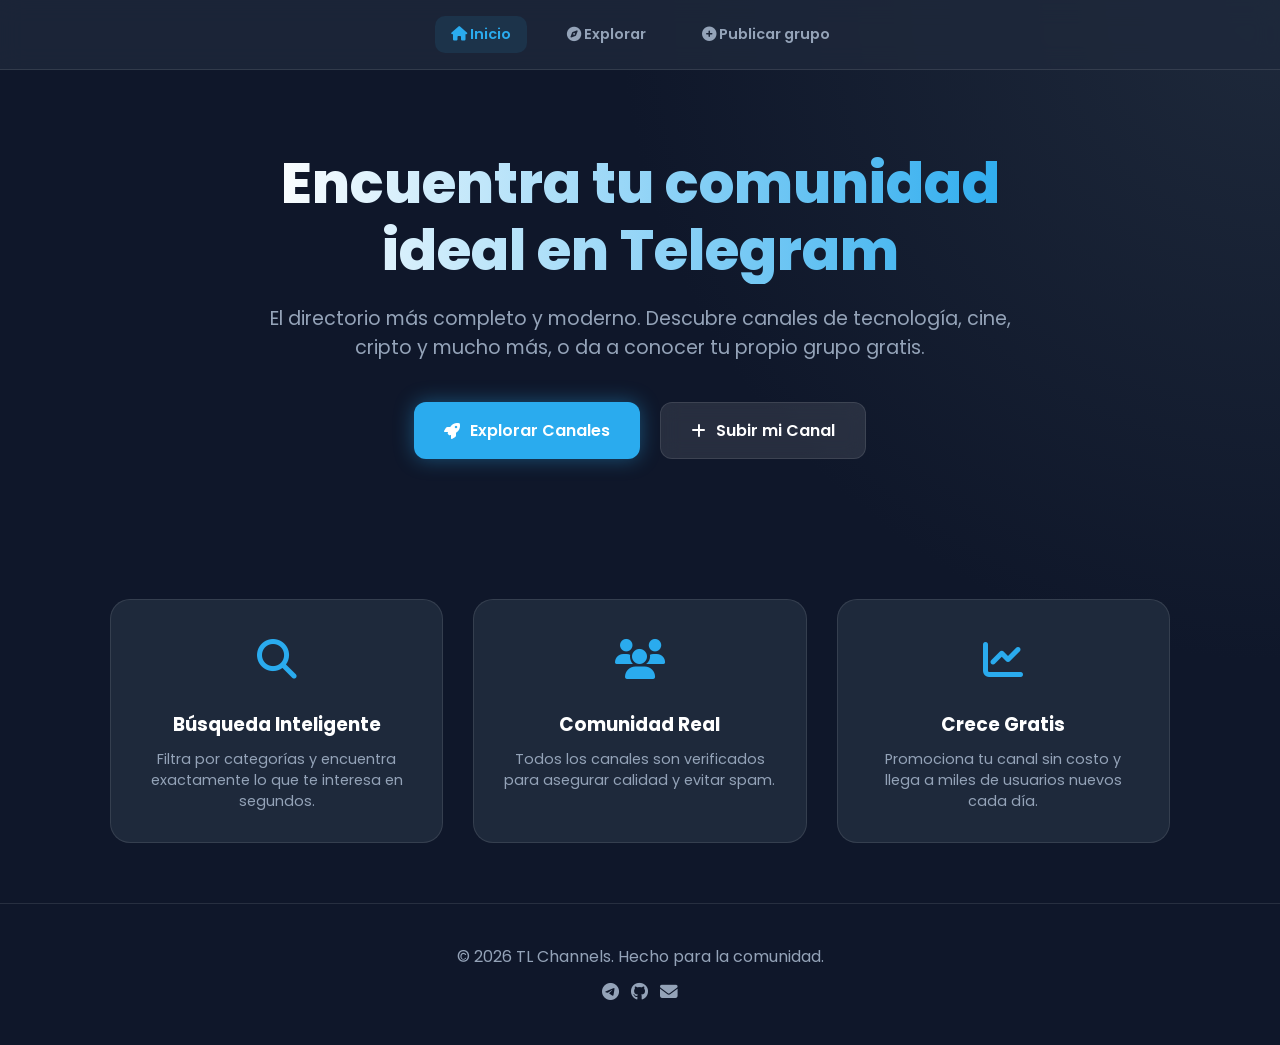
<file: index.html>
<!DOCTYPE html>
<html lang="es">
<head>
  <meta charset="UTF-8" />
  <meta name="viewport" content="width=device-width, initial-scale=1.0" />
  <title>TL Channels - Inicio</title>

  <link rel="stylesheet" href="https://cdnjs.cloudflare.com/ajax/libs/font-awesome/6.4.0/css/all.min.css">
  <link rel="stylesheet" href="css/styles.css">

  <style>
    .hero-section {
      text-align: center;
      padding: 80px 20px;
      max-width: 800px;
      margin: 0 auto;
    }

    .hero-title {
      font-size: 3.5rem;
      line-height: 1.2;
      margin-bottom: 20px;
      background: linear-gradient(to right, #ffffff, #2AABEE);
      -webkit-background-clip: text;
      -webkit-text-fill-color: transparent;
      font-weight: 800;
    }

    .hero-desc {
      font-size: 1.2rem;
      color: var(--text-muted);
      margin-bottom: 40px;
    }

    .cta-buttons {
      display: flex;
      justify-content: center;
      gap: 20px;
      flex-wrap: wrap;
    }

    .btn-primary, .btn-secondary {
      padding: 15px 30px;
      border-radius: 12px;
      font-weight: 600;
      text-decoration: none;
      transition: all 0.3s ease;
      display: inline-flex;
      align-items: center;
      gap: 10px;
    }

    .btn-primary {
      background: var(--primary);
      color: white;
      box-shadow: 0 0 20px rgba(42, 171, 238, 0.4);
    }

    .btn-primary:hover {
      transform: translateY(-3px);
      box-shadow: 0 0 30px rgba(42, 171, 238, 0.6);
    }

    .btn-secondary {
      background: rgba(255, 255, 255, 0.1);
      color: white;
      border: 1px solid rgba(255, 255, 255, 0.1);
      backdrop-filter: blur(10px);
    }

    .btn-secondary:hover {
      background: rgba(255, 255, 255, 0.2);
      transform: translateY(-3px);
    }

    .features-grid {
      display: grid;
      grid-template-columns: repeat(auto-fit, minmax(250px, 1fr));
      gap: 30px;
      max-width: 1100px;
      margin: 60px auto;
      padding: 0 20px;
    }

    .feature-card {
      background: var(--bg-card);
      padding: 30px;
      border-radius: 20px;
      border: 1px solid var(--border);
      text-align: center;
      transition: 0.3s;
    }

    .feature-card:hover {
      transform: translateY(-5px);
      border-color: var(--primary);
    }

    .feature-icon {
      font-size: 2.5rem;
      color: var(--primary);
      margin-bottom: 20px;
    }

    .feature-card h3 {
      margin-bottom: 10px;
      color: white;
    }

    .feature-card p {
      color: var(--text-muted);
      font-size: 0.9rem;
    }

    @media (max-width: 600px) {
      .hero-title { font-size: 2.5rem; }
      .cta-buttons { flex-direction: column; }
      .btn-primary, .btn-secondary { width: 100%; justify-content: center; }
    }
  </style>
</head>
<body>

  <nav class="navbar">
    <a href="index.html" class="active"><i class="fas fa-home"></i> Inicio</a>
    <a href="explorar.html"><i class="fas fa-compass"></i> Explorar</a>
    <a href="enviar.html"><i class="fas fa-plus-circle"></i> Publicar grupo</a>
  </nav>

  <section class="hero-section">
    <h1 class="hero-title">Encuentra tu comunidad ideal en Telegram</h1>
    <p class="hero-desc">
      El directorio más completo y moderno. Descubre canales de tecnología, cine, cripto y mucho más, o da a conocer tu propio grupo gratis.
    </p>

    <div class="cta-buttons">
      <a href="explorar.html" class="btn-primary">
        <i class="fas fa-rocket"></i> Explorar Canales
      </a>
      <a href="enviar.html" class="btn-secondary">
        <i class="fas fa-plus"></i> Subir mi Canal
      </a>
    </div>
  </section>

  <section class="features-grid">
    <div class="feature-card">
      <div class="feature-icon"><i class="fas fa-search"></i></div>
      <h3>Búsqueda Inteligente</h3>
      <p>Filtra por categorías y encuentra exactamente lo que te interesa en segundos.</p>
    </div>

    <div class="feature-card">
      <div class="feature-icon"><i class="fas fa-users"></i></div>
      <h3>Comunidad Real</h3>
      <p>Todos los canales son verificados para asegurar calidad y evitar spam.</p>
    </div>

    <div class="feature-card">
      <div class="feature-icon"><i class="fas fa-chart-line"></i></div>
      <h3>Crece Gratis</h3>
      <p>Promociona tu canal sin costo y llega a miles de usuarios nuevos cada día.</p>
    </div>
  </section>

  <footer>
    <p>&copy; 2026 TL Channels. Hecho para la comunidad.</p>
    <div class="social-links">
      <a href="#"><i class="fab fa-telegram"></i></a>
      <a href="#"><i class="fab fa-github"></i></a>
      <a href="#"><i class="fas fa-envelope"></i></a>
    </div>
  </footer>

</body>
</html>
</file>
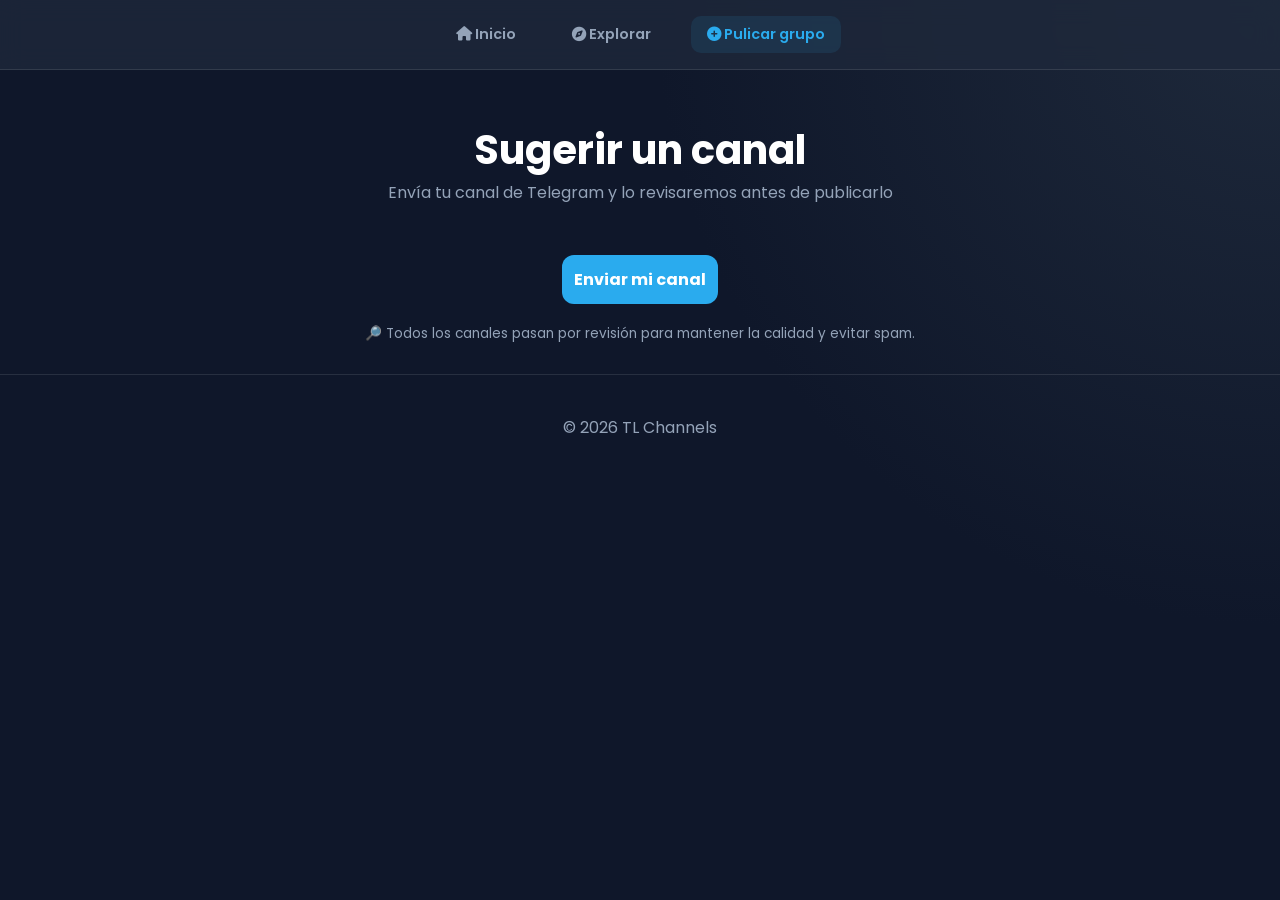
<file: enviar.html>
<!DOCTYPE html>
<html lang="es">
<head>
  <meta charset="UTF-8">
  <meta name="viewport" content="width=device-width, initial-scale=1.0">
  <title>Sugerir Canal - TL Channels</title>

  <!-- Font Awesome -->
  <link rel="stylesheet" href="https://cdnjs.cloudflare.com/ajax/libs/font-awesome/6.4.0/css/all.min.css">

  <!-- Estilos -->
  <link rel="stylesheet" href="css/styles.css">
</head>
<body>

  <!-- Navegación -->
  <nav class="navbar">
    <a href="index.html"><i class="fas fa-home"></i> Inicio</a>
    <a href="explorar.html"><i class="fas fa-compass"></i> Explorar</a>
    <a href="enviar.html" class="active"><i class="fas fa-plus-circle"></i> Pulicar grupo</a>
  </nav>

  <!-- Header -->
  <header class="page-header">
    <h1>Sugerir un canal</h1>
    <p>Envía tu canal de Telegram y lo revisaremos antes de publicarlo</p>
  </header>

  <!-- Contenido -->
  <main class="form-wrap" style="text-align:center;">
   <a
  href="https://docs.google.com/forms/d/e/1FAIpQLSeik7K7ouC4Ka9av_FxH8siWo-It2ftHLTtzqkD21y8y-zo2Q/viewform?usp=header"
  class="btn-join"
  target="_blank"
  rel="noopener"
>
  Enviar mi canal
</a>


    <p class="form-note" style="margin-top:20px;">
      🔎 Todos los canales pasan por revisión para mantener la calidad y evitar spam.
    </p>
  </main>

  <!-- Footer -->
  <footer>
    <p>&copy; 2026 TL Channels</p>
  </footer>

</body>
</html>
</file>
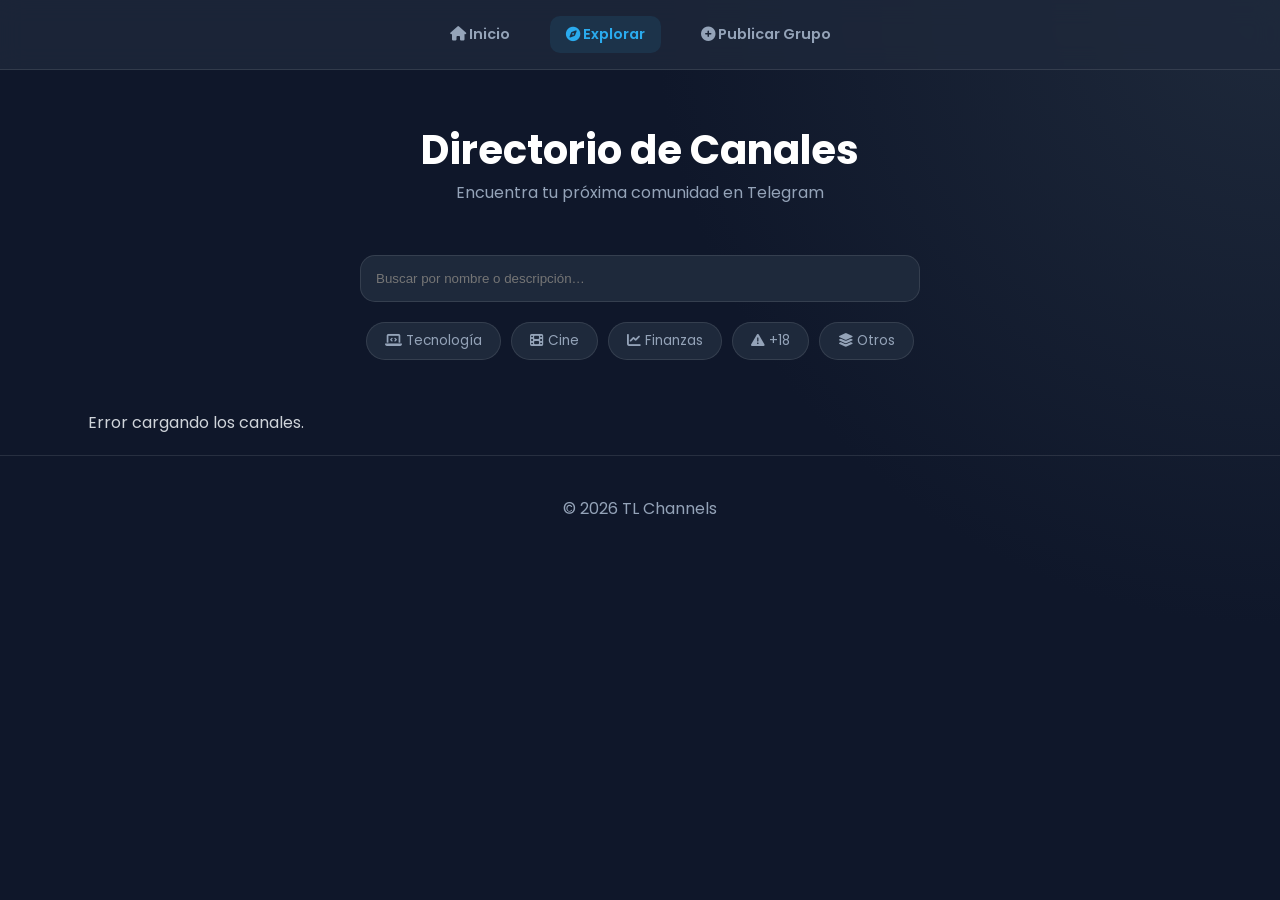
<file: explorar.html>
<!DOCTYPE html>
<html lang="es">
<head>
  <meta charset="UTF-8">
  <meta name="viewport" content="width=device-width, initial-scale=1.0">
  <title>Explorar - TL Channels</title>

  <!-- Font Awesome -->
  <link rel="stylesheet" href="https://cdnjs.cloudflare.com/ajax/libs/font-awesome/6.4.0/css/all.min.css">

  <!-- CSS principal -->
  <link rel="stylesheet" href="css/styles.css">
</head>
<body>

  <!-- NAVBAR -->
  <nav class="navbar">
    <a href="index.html"><i class="fas fa-home"></i> Inicio</a>
    <a href="explorar.html" class="active"><i class="fas fa-compass"></i> Explorar</a>
    <a href="enviar.html"><i class="fas fa-plus-circle"></i> Publicar Grupo</a>
  </nav>

  <!-- HEADER -->
  <header class="page-header">
    <h1>Directorio de Canales</h1>
    <p>Encuentra tu próxima comunidad en Telegram</p>
  </header>

  <!-- BUSCADOR -->
  <div class="search-container">
    <input
      type="text"
      id="searchInput"
      placeholder="Buscar por nombre o descripción…"
      aria-label="Buscar canales"
    >
  </div>

  <!-- FILTROS -->
  <div class="filter-container">
    
    <div class="filter-pill" data-filter="tecnologia">
      <i class="fas fa-laptop-code"></i> Tecnología
    </div>

    <div class="filter-pill" data-filter="cine">
      <i class="fas fa-film"></i> Cine
    </div>

    <div class="filter-pill" data-filter="finanzas">
      <i class="fas fa-chart-line"></i> Finanzas
    </div>

    <div class="filter-pill" data-filter="adultos">
      <i class="fas fa-triangle-exclamation"></i> +18
    </div>

    <div class="filter-pill" data-filter="otros">
      <i class="fas fa-layer-group"></i> Otros
    </div>
  </div>

  <!-- LISTADO DE CANALES (SE LLENA CON JS) -->
  <main class="container" id="channelList" aria-live="polite">
    <!-- Las cards se generan automáticamente -->
  </main>

  <!-- BOTÓN VOLVER ARRIBA -->
  <button id="scrollTopBtn" aria-label="Volver arriba">
    <i class="fas fa-arrow-up"></i>
  </button>

  <!-- FOOTER -->
  <footer>
    <p>&copy; 2026 TL Channels</p>
  </footer>

  <!-- JS -->
  <script src="js/app.js"></script>
</body>
</html>
</file>
<file: css/styles.css>
@import url('https://fonts.googleapis.com/css2?family=Poppins:wght@300;400;600;700&display=swap');

.badge-new{
  display:inline-block;
  background: rgba(42,171,238,0.15);
  color: var(--primary);
  border: 1px solid rgba(42,171,238,0.35);
  padding: 4px 10px;
  border-radius: 999px;
  font-size: 0.75rem;
  font-weight: 700;
  margin-bottom: 10px;
}


:root {
  --primary: #2AABEE;
  --primary-hover: #229ED9;
  --bg-dark: #0f172a;
  --bg-card: #1e293b;
  --text-main: #f1f5f9;
  --text-muted: #94a3b8;
  --glass: rgba(30, 41, 59, 0.8);
  --border: rgba(255, 255, 255, 0.1);
}

* { box-sizing: border-box; margin: 0; padding: 0; }

html, body { overflow-x: hidden; }

body {
  font-family: 'Poppins', sans-serif;
  background-color: var(--bg-dark);
  color: var(--text-main);
  background-image: radial-gradient(circle at top right, #1e293b 0%, transparent 40%);
  min-height: 100vh;
}

/* --- Navegación --- */
.navbar {
  background: var(--glass);
  backdrop-filter: blur(12px);
  -webkit-backdrop-filter: blur(12px);
  padding: 1rem;
  position: sticky;
  top: 0;
  z-index: 1000;
  border-bottom: 1px solid var(--border);
  display: flex;
  justify-content: center;
  gap: 1.5rem;
}

.navbar a {
  color: var(--text-muted);
  text-decoration: none;
  font-weight: 600;
  font-size: 0.9rem;
  padding: 8px 16px;
  border-radius: 10px;
  transition: 0.3s;
}

.navbar a.active, .navbar a:hover {
  color: var(--primary);
  background: rgba(42, 171, 238, 0.1);
}

/* --- Header de páginas --- */
.page-header {
  text-align: center;
  padding: 50px 20px;
}

.page-header h1 {
  font-size: 2.5rem;
  color: white;
}

.page-header p {
  color: var(--text-muted);
}

/* --- Buscador --- */
.search-container {
  max-width: 600px;
  margin: 0 auto 20px;
  padding: 0 20px;
}

#searchInput {
  width: 100%;
  padding: 15px;
  border-radius: 15px;
  border: 1px solid var(--border);
  background: var(--bg-card);
  color: white;
  outline: none;
}

#searchInput:focus {
  border-color: var(--primary);
  box-shadow: 0 0 0 3px rgba(42, 171, 238, 0.15);
}

/* --- Filtros (Pills) --- */
.filter-container {
  display: flex;
  justify-content: center;
  gap: 10px;
  margin-bottom: 30px;
  flex-wrap: wrap;
  padding: 0 20px;
}

.filter-pill {
  padding: 8px 18px;
  background: var(--bg-card);
  border: 1px solid var(--border);
  border-radius: 25px;
  color: var(--text-muted);
  cursor: pointer;
  font-size: 0.85rem;
  transition: 0.3s;
  user-select: none;
}

.filter-pill:hover, .filter-pill.active {
  background: var(--primary);
  color: white;
  border-color: var(--primary);
}

/* --- Grid & Tarjetas --- */
.container {
  display: grid;
  grid-template-columns: repeat(auto-fill, minmax(260px, 1fr));
  gap: 25px;
  max-width: 1200px;
  margin: 0 auto;
  padding: 20px;
}

.channel-card {
  background: var(--bg-card);
  border: 1px solid var(--border);
  border-radius: 20px;
  padding: 25px;
  display: flex;
  flex-direction: column;
  transition: all 0.35s ease;
}

.channel-card:hover {
  transform: translateY(-10px);
  border-color: var(--primary);
  box-shadow: 0 10px 30px rgba(0,0,0,0.4);
}

.card-top {
  display: flex;
  justify-content: space-between;
  align-items: flex-start;
  margin-bottom: 15px;
}

.card-icon {
  width: 60px;
  height: 60px;
  background: var(--bg-dark);
  border-radius: 15px;
  display: flex;
  align-items: center;
  justify-content: center;
  font-size: 1.5rem;
  color: var(--primary);
  border: 1px solid var(--border);
}

.member-count {
  font-size: 0.75rem;
  color: #4ade80;
  background: rgba(74, 222, 128, 0.1);
  padding: 4px 8px;
  border-radius: 6px;
}

.channel-card h3 { margin-bottom: 8px; }
.channel-card p { color: var(--text-muted); font-size: 0.9rem; line-height: 1.4; }

/* --- Botón Unirme (reutilizado para submit) --- */
.btn-join {
  background: var(--primary);
  color: white;
  text-decoration: none;
  text-align: center;
  padding: 12px;
  border-radius: 12px;
  font-weight: 700;
  margin-top: auto;
  transition: 0.3s;
  border: none;
  cursor: pointer;
  display: inline-flex;
  justify-content: center;
  align-items: center;
  gap: 10px;
}

.btn-join:hover { background: var(--primary-hover); }

/* --- Formulario --- */
.form-wrap {
  max-width: 720px;
  margin: 0 auto;
  padding: 0 20px 30px;
}

.form-card {
  background: var(--bg-card);
  border: 1px solid var(--border);
  border-radius: 20px;
  padding: 25px;
}

.form-row { margin-bottom: 16px; display: flex; flex-direction: column; gap: 8px; }
.form-row label { font-weight: 600; color: white; font-size: 0.95rem; }

.form-row input,
.form-row select,
.form-row textarea {
  padding: 12px 14px;
  border-radius: 12px;
  border: 1px solid var(--border);
  background: rgba(15, 23, 42, 0.35);
  color: white;
  outline: none;
}

.form-row input:focus,
.form-row select:focus,
.form-row textarea:focus {
  border-color: var(--primary);
  box-shadow: 0 0 0 3px rgba(42, 171, 238, 0.15);
}

.form-note {
  margin-top: 14px;
  color: var(--text-muted);
  font-size: 0.85rem;
  text-align: center;
}

/* --- Botón Volver Arriba --- */
#scrollTopBtn {
  position: fixed;
  bottom: 30px;
  right: 30px;
  width: 50px;
  height: 50px;
  border-radius: 50%;
  background: var(--primary);
  color: white;
  border: none;
  cursor: pointer;
  display: none;
  z-index: 1000;
  box-shadow: 0 5px 15px rgba(0,0,0,0.3);
}

/* --- Footer --- */
footer {
  text-align: center;
  padding: 40px 20px;
  color: var(--text-muted);
  border-top: 1px solid var(--border);
}

.social-links {
  margin-top: 10px;
  display: flex;
  justify-content: center;
  gap: 12px;
}

.social-links a {
  color: var(--text-muted);
  font-size: 1.1rem;
  transition: 0.2s;
}

.social-links a:hover { color: var(--primary); }
</file>
